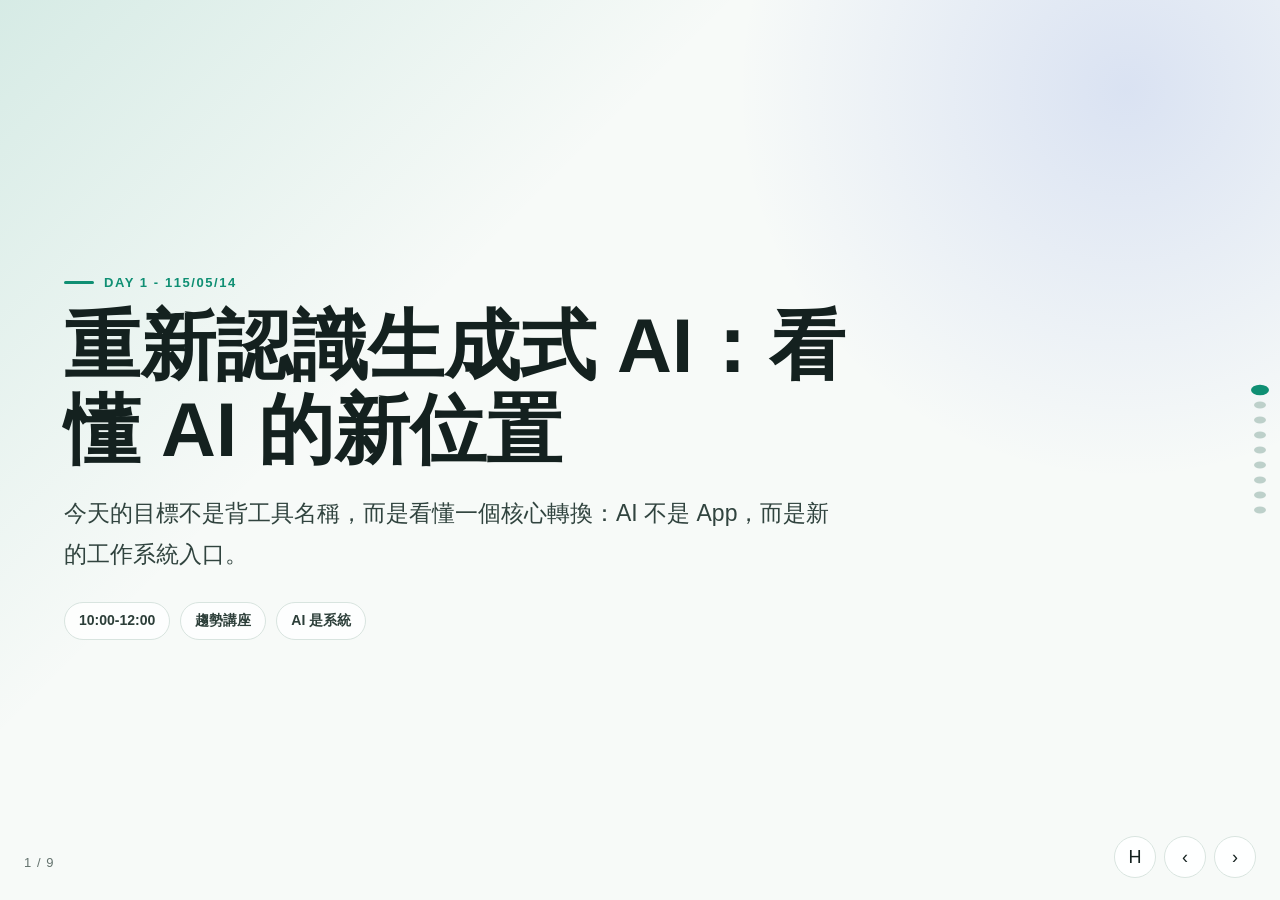
<file: course-day1.html>
<!doctype html>
<html lang="zh-TW">
<head>
<meta charset="utf-8">
<meta name="viewport" content="width=device-width, initial-scale=1">
<title>Day 1｜重新認識生成式 AI</title>
<meta name="description" content="Day 1 interactive course deck: understand AI as a new work-system layer.">
<link rel="stylesheet" href="assets/course-pages.css">
</head>
<body>
<main class="deck">
  <section class="slide active">
    <div class="inner">
      <div class="kicker">Day 1 - 115/05/14</div>
      <h1>重新認識生成式 AI：看懂 AI 的新位置</h1>
      <p class="lead" style="margin-top:22px;">今天的目標不是背工具名稱，而是看懂一個核心轉換：AI 不是 App，而是新的工作系統入口。</p>
      <div class="meta">
        <span class="pill">10:00-12:00</span>
        <span class="pill">趨勢講座</span>
        <span class="pill">AI 是系統</span>
      </div>
    </div>
  </section>

  <section class="slide">
    <div class="inner">
      <div class="kicker">Safety First</div>
      <h2>開場 3 分鐘：AI 使用三條紅線</h2>
      <div class="grid">
        <div class="panel rose"><h3>1. 機密資料不要貼公開 AI</h3><p>公司機密、客戶個資、真實金額、敏感資料，先脫敏再使用。</p></div>
        <div class="panel amber"><h3>2. AI 輸出永遠要人類覆核</h3><p>AI 很會講話，但不一定講對。數字、名字、專業判斷一定要查。</p></div>
        <div class="panel blue"><h3>3. 高風險決策不能交給 AI</h3><p>法律、醫療、財務決策可以請 AI 整理資料，但最後由人負責。</p></div>
      </div>
      <div class="note">講師口訣：先講安全，再講熱情。三分鐘建立信任，比後面一百多分鐘都重要。</div>
    </div>
  </section>

  <section class="slide">
    <div class="inner">
      <div class="kicker">Opening</div>
      <h2>破冰：你最想用 AI 幫你做什麼？</h2>
      <div class="grid two">
        <div class="panel green">
          <h3>活動方式</h3>
          <ul class="clean-list">
            <li>講師先示範一句自己的答案</li>
            <li>學員寫下一句：「我最想用 AI 幫我...」</li>
            <li>貼到期待牆或填進共用表單</li>
            <li>講師快速分類：寫作、整理、規劃、設計、分析</li>
          </ul>
        </div>
        <div class="panel">
          <h3>核心導入</h3>
          <p>三天後，你不只是「用 AI 更快做同樣的事」，而是開始學會「用 AI 設計一個會幫你工作的系統」。</p>
          <div class="note">核心句：你不是在用 AI，你是在設計一個會幫你工作的系統。</div>
        </div>
      </div>
    </div>
  </section>

  <section class="slide">
    <div class="inner">
      <div class="kicker">Cognitive Shift</div>
      <h2>生成式 AI 的真實樣貌：你的角色正在改變</h2>
      <table class="table">
        <tr><th>時代</th><th>你的角色</th><th>AI 做了什麼</th><th>例子</th></tr>
        <tr><td>搜尋時代</td><td>研究員</td><td>提供候選連結</td><td>Google</td></tr>
        <tr><td>聊天時代</td><td>編輯</td><td>回答一個問題</td><td>ChatGPT</td></tr>
        <tr><td>產出時代</td><td>方向設定者</td><td>完成一份成品</td><td>Claude / Canva AI</td></tr>
        <tr><td>推理執行時代</td><td>系統設計者</td><td>拆任務、用工具、跑流程</td><td>Agent / Cursor / Claude with Tools</td></tr>
      </table>
      <div class="note">關鍵訊息：你現在大概在第 2-3 階段。三天後，你會開始接觸第 4 階段。</div>
    </div>
  </section>

  <section class="slide">
    <div class="inner">
      <div class="kicker">Three-Layer Model</div>
      <h2>三層簡化模型：大腦、手腳、肌肉記憶</h2>
      <div class="grid">
        <div class="panel green"><h3>大腦：LLM</h3><p>GPT、Claude、Gemini。理解、推理、寫作，但沒有工具就只能「想」。</p></div>
        <div class="panel amber"><h3>手腳：Tools / Agents</h3><p>查網頁、讀檔案、寄信、畫圖、控制軟體。讓 AI 從回答走向行動。</p></div>
        <div class="panel blue"><h3>肌肉記憶：Workflow / Skill</h3><p>你教它照你的方式做事。下次它知道順序、工具和檢查方式。</p></div>
      </div>
      <div class="note">傳統軟體是確定性的；AI 是概率性的。所以你需要設計檢查機制。</div>
    </div>
  </section>

  <section class="slide">
    <div class="inner">
      <div class="kicker">Shock Demo</div>
      <h2>震撼 Demo：30 人活動規劃的三種做法</h2>
      <p class="lead">任務：下週要辦一場 30 人活動，請幫我規劃活動流程、預算、人力分工、邀請文案與報名表單。</p>
      <div class="tabs" id="demoTabs">
        <button class="tab active" data-demo="traditional">傳統做法</button>
        <button class="tab" data-demo="chat">單一 ChatGPT</button>
        <button class="tab" data-demo="agent">Agent 工作流</button>
      </div>
      <div class="panel green">
        <h3 id="demoTitle">傳統做法</h3>
        <p id="demoText">搜尋範例、開 Word 寫邀請信、Excel 做預算、Google Form 建表單、Canva 做海報，再把所有東西整合成計畫書。耗時約 3-4 小時，而且每個工具都要重新同步上下文。</p>
      </div>
    </div>
  </section>

  <section class="slide">
    <div class="inner">
      <div class="kicker">Observation Sheet</div>
      <h2>流程成本觀察表</h2>
      <table class="table">
        <tr><th>問題</th><th>傳統做法</th><th>ChatGPT</th><th>Agent 工作流</th></tr>
        <tr><td>誰決定流程？</td><td>你，每次重想</td><td>AI，但通常很通用</td><td>AI 按你的邏輯跑</td></tr>
        <tr><td>能不能下次複用？</td><td>每次重新來</td><td>可複用 prompt，但仍要搬資料</td><td>流程可以複用，改資料即可</td></tr>
        <tr><td>出問題誰檢查？</td><td>你自己查漏</td><td>你驗證 AI 答案</td><td>每一步都有檢查點</td></tr>
        <tr><td>能不能教別人？</td><td>要解釋很多細節</td><td>要教 prompt 寫法</td><td>流程圖 + 檢查點即可操作</td></tr>
      </table>
      <div class="note">金句：第一種是我在做事；第二種是我在跟 AI 聊天然後自己做事；第三種是我在設計一個系統，系統幫我做事。</div>
    </div>
  </section>

  <section class="slide">
    <div class="inner">
      <div class="kicker">Hands-On</div>
      <h2>即時體驗：同一封邀請信，兩種做法</h2>
      <div class="grid two">
        <div class="panel amber">
          <h3>方法 A：直接問</h3>
          <div class="code">幫我寫一封邀請客戶參加下週活動的信。</div>
        </div>
        <div class="panel blue">
          <h3>方法 B：先拆步驟</h3>
          <div class="code">先列出這場活動的三個亮點。
再根據這三個亮點，寫一封邀請客戶參加活動的信。
語氣專業但親切，250 字以內。</div>
        </div>
      </div>
      <div class="note">觀察：哪一封更像 CEO 的風格？哪一封更強調活動特點？哪一封更容易被客戶接受？</div>
    </div>
  </section>

  <section class="slide">
    <div class="inner">
      <div class="kicker">Closing</div>
      <h2>AI 的邊界：它是槓桿，不是替代</h2>
      <div class="grid">
        <div class="panel green"><h3>最強的情境</h3><p>任務清晰、標準明確、有人覆核。</p></div>
        <div class="panel amber"><h3>要小心的情境</h3><p>模糊創意、高風險決策、無法驗證的答案。</p></div>
        <div class="panel blue"><h3>Day 2 預告</h3><p>明天學三問框架：探索或生產？需要最新資訊？需要長流程嗎？</p></div>
      </div>
      <div class="note">收束句：AI 不是 App，是新的運算層。我不只是使用者，我要成為設計者。</div>
    </div>
  </section>
</main>
<div class="counter" id="counter">1 / 9</div>
<div class="dots" id="dots"></div>
<div class="nav"><a href="course.html">H</a><button id="prev">‹</button><button id="next">›</button></div>
<script src="assets/course-pages.js"></script>
<script>
const demo = {
  traditional: ["傳統做法", "搜尋範例、開 Word 寫邀請信、Excel 做預算、Google Form 建表單、Canva 做海報，再把所有東西整合成計畫書。耗時約 3-4 小時，而且每個工具都要重新同步上下文。"],
  chat: ["單一 ChatGPT 對話", "一次 prompt 產出活動流程、預算、人力分工、邀請文案與表單欄位。省下很多思考時間，但內容通用，數字需驗證，最後仍要複製到各工具。"],
  agent: ["Agent / 工作流式做法", "拆成查資料、產企劃、做海報、建表單、寫邀請信。每一步都有來源與檢查點，流程可以複用，下次改資料即可。"]
};
document.querySelectorAll("#demoTabs .tab").forEach(button => {
  button.addEventListener("click", () => {
    document.querySelectorAll("#demoTabs .tab").forEach(item => item.classList.remove("active"));
    button.classList.add("active");
    document.getElementById("demoTitle").textContent = demo[button.dataset.demo][0];
    document.getElementById("demoText").textContent = demo[button.dataset.demo][1];
  });
});
</script>
</body>
</html>
</file>
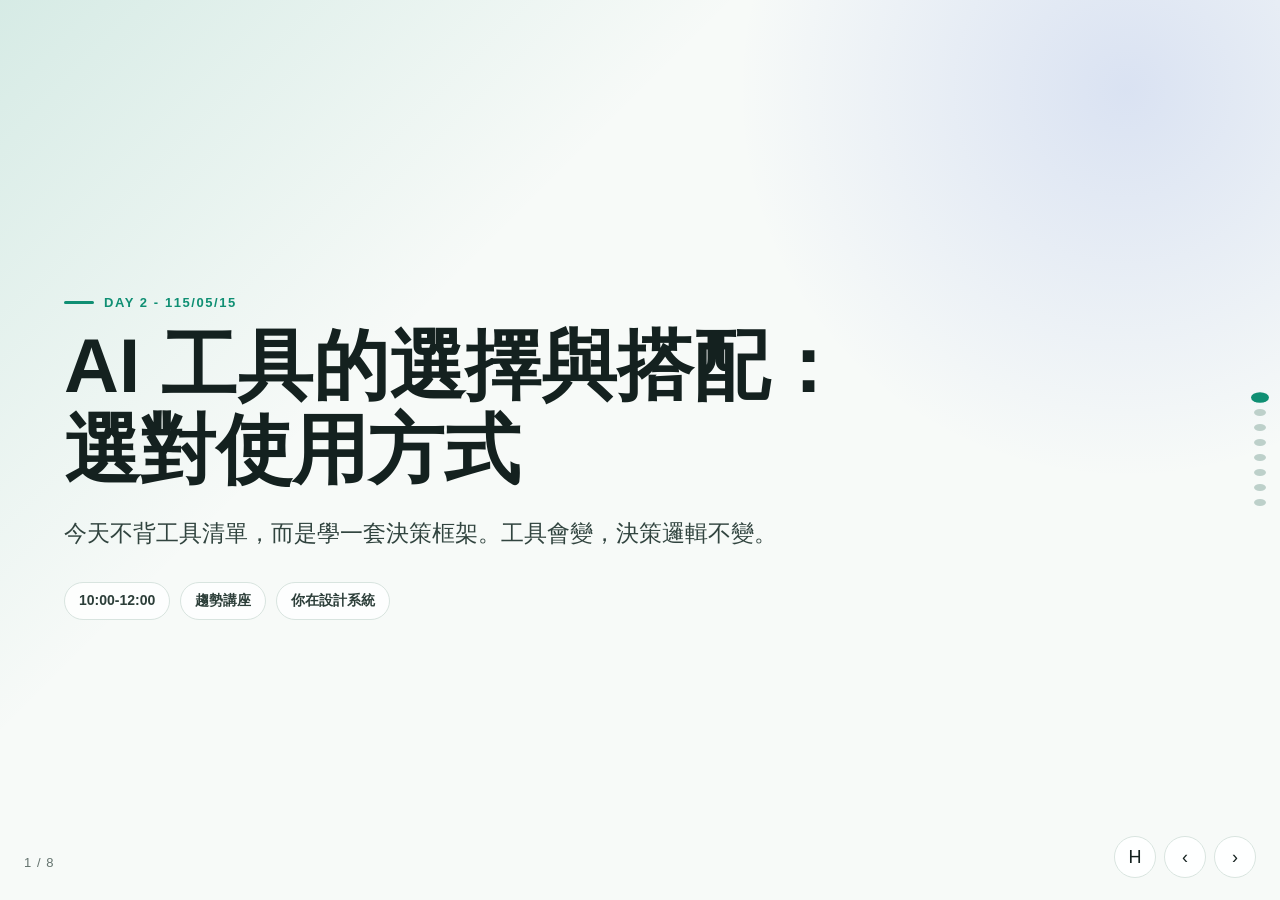
<file: course-day2.html>
<!doctype html>
<html lang="zh-TW">
<head>
<meta charset="utf-8">
<meta name="viewport" content="width=device-width, initial-scale=1">
<title>Day 2｜AI 工具的選擇與搭配</title>
<meta name="description" content="Day 2 interactive course deck: choose AI tool combinations with AI Tool Picker.">
<link rel="stylesheet" href="assets/course-pages.css">
</head>
<body>
<main class="deck">
  <section class="slide active">
    <div class="inner">
      <div class="kicker">Day 2 - 115/05/15</div>
      <h1>AI 工具的選擇與搭配：選對使用方式</h1>
      <p class="lead" style="margin-top:22px;">今天不背工具清單，而是學一套決策框架。工具會變，決策邏輯不變。</p>
      <div class="meta"><span class="pill">10:00-12:00</span><span class="pill">趨勢講座</span><span class="pill">你在設計系統</span></div>
    </div>
  </section>

  <section class="slide">
    <div class="inner">
      <div class="kicker">Run of Show</div>
      <h2>Day 2 精簡版節奏</h2>
      <div class="run">
        <div class="time">0-5</div><div>安全紅線複誦 + Day 1 回顧</div>
        <div class="time">5-30</div><div>AI Tool Picker：三問框架</div>
        <div class="time">30-60</div><div>工具組合案例：3 個精選</div>
        <div class="time">60-100</div><div>反向挑戰實作：充裕試作時間</div>
        <div class="time">100-120</div><div>Day 3 預告：從工具組合到 Skill</div>
      </div>
    </div>
  </section>

  <section class="slide">
    <div class="inner">
      <div class="kicker">AI Tool Picker</div>
      <h2>三問框架：不用記工具，先判斷任務</h2>
      <div class="form-grid">
        <div class="field"><label>1. 這是探索還是生產？</label><select id="qType" class="btn" style="width:100%;"><option value="explore">探索：還在找答案</option><option value="produce">生產：知道要產出什麼</option></select></div>
        <div class="field"><label>2. 需要最新資訊嗎？</label><select id="qFresh" class="btn" style="width:100%;"><option value="yes">需要</option><option value="no">不需要</option></select></div>
        <div class="field"><label>3. 複雜長流程嗎？</label><select id="qFlow" class="btn" style="width:100%;"><option value="yes">是，多步驟/多工具</option><option value="no">否，單一任務</option></select></div>
        <div class="field"><label>我的任務</label><input id="taskName" placeholder="例如：整理 50 份客戶回饋"></div>
      </div>
      <div class="actions"><button class="btn primary" id="pickTool">產生建議工具組合</button></div>
      <pre class="output" id="toolOutput">選好三個答案後，這裡會產生工具組合建議。</pre>
    </div>
  </section>

  <section class="slide">
    <div class="inner">
      <div class="kicker">Case Library</div>
      <h2>工具組合案例庫：看別人怎麼串接</h2>
      <div class="tabs" id="caseTabs">
        <button class="tab active" data-case="meeting">會議紀錄</button>
        <button class="tab" data-case="local">地方體驗</button>
        <button class="tab" data-case="feedback">客戶回饋</button>
      </div>
      <div class="grid two">
        <div class="panel green"><h3 id="caseTitle">會議紀錄 -> 行動項目 -> 跟進信</h3><p id="caseText">逐字稿進 Claude / ChatGPT，先擷取決議與待辦，再生成團隊跟進信。最後由人確認責任人與期限。</p></div>
        <div class="code" id="caseFlow">Claude 擷取 -> Claude 寫信 -> 人類確認 -> Gmail / Outlook 發送</div>
      </div>
    </div>
  </section>

  <section class="slide">
    <div class="inner">
      <div class="kicker">Reverse Challenge</div>
      <h2>反向挑戰：先不用 AI，你會怎麼做？</h2>
      <div class="grid">
        <div class="panel green"><h3>Step 1</h3><p>不用 AI，你會怎麼完成這件事？列出笨方法也可以。</p></div>
        <div class="panel amber"><h3>Step 2</h3><p>哪些環節重複性高、容易卡住、最花時間？</p></div>
        <div class="panel blue"><h3>Step 3</h3><p>哪些地方適合用 AI？哪些地方仍需人類判斷？</p></div>
      </div>
      <div class="note">重點：最大的浪費，是用 AI 做不值得做的事。先理解流程，再決定工具。</div>
    </div>
  </section>

  <section class="slide">
    <div class="inner">
      <div class="kicker">Task Cards</div>
      <h2>三張任務卡：小組選一張</h2>
      <div class="grid">
        <div class="panel green"><h3>A. 青年創業融資簡報</h3><p>30 分鐘投資人會面，10-15 頁簡報，需研究、結構、視覺化與覆核。</p></div>
        <div class="panel amber"><h3>B. 社區老人陪伴活動</h3><p>地方創生場景：活動企劃、宣傳文案、子女溝通信件、報名系統。</p></div>
        <div class="panel blue"><h3>C. 50 份客戶意見分析</h3><p>找出最常見的 3 個問題，提出改善方案，做成報告。</p></div>
      </div>
    </div>
  </section>

  <section class="slide">
    <div class="inner">
      <div class="kicker">Trap Warning</div>
      <h2>哪些任務不適合直接交給 AI？</h2>
      <div class="grid">
        <div class="panel rose"><h3>未脫敏資料</h3><p>客戶個資、公司機密、真實合約資料不要直接貼。</p></div>
        <div class="panel rose"><h3>無法驗證的輸出</h3><p>你不知道對錯，就不該直接採用。</p></div>
        <div class="panel rose"><h3>高風險決策</h3><p>法律、醫療、財務不能完全交給 AI。</p></div>
        <div class="panel amber"><h3>成本倒掛</h3><p>Prompt 設定比人工執行還久，就不值得。</p></div>
        <div class="panel amber"><h3>敏感關係</h3><p>需要信任、同理、承諾的場景，人要站前面。</p></div>
        <div class="panel green"><h3>判斷原則</h3><p>AI 可以輔助，但人類負責決策與關係。</p></div>
      </div>
    </div>
  </section>

  <section class="slide">
    <div class="inner">
      <div class="kicker">Closing</div>
      <h2>Day 3 預告：怎麼讓工具組合下次也能用？</h2>
      <p class="lead">今天你知道怎麼選工具了。明天要把工具組合文件化、標準化、可複用化，變成一張 AI 能真的執行的工作流卡。</p>
      <div class="note">核心句：工具會變，決策邏輯不變。</div>
    </div>
  </section>
</main>
<div class="counter" id="counter">1 / 8</div>
<div class="dots" id="dots"></div>
<div class="nav"><a href="course.html">H</a><button id="prev">‹</button><button id="next">›</button></div>
<script src="assets/course-pages.js"></script>
<script>
document.getElementById("pickTool").addEventListener("click", () => {
  const type = document.getElementById("qType").value;
  const fresh = document.getElementById("qFresh").value;
  const flow = document.getElementById("qFlow").value;
  const task = document.getElementById("taskName").value || "我的任務";
  let tools = "Claude / ChatGPT";
  if (fresh === "yes") tools = "ChatGPT 網頁搜尋 / Gemini / Perplexity";
  if (flow === "yes" && fresh === "yes") tools = "Perplexity 或 Gemini 查資料 -> Claude 結構化 -> 人類覆核 -> 表單/文件工具產出";
  if (flow === "yes" && fresh === "no") tools = "Claude / ChatGPT 結構化 -> Notion/Sheets 管理 -> Zapier/n8n 自動化候選";
  if (type === "produce" && flow === "no") tools = "Claude / ChatGPT 單工具即可，重點是給清楚輸入與輸出格式";
  document.getElementById("toolOutput").textContent = `任務：${task}

建議工具組合：
${tools}

人工覆核點：
- 資料是否可靠
- 輸出是否符合真實情境
- 是否有機密資料風險
- 最後決策是否由人負責`;
});

const cases = {
  meeting: ["會議紀錄 -> 行動項目 -> 跟進信", "逐字稿進 Claude / ChatGPT，先擷取決議與待辦，再生成團隊跟進信。最後由人確認責任人與期限。", "Claude 擷取 -> Claude 寫信 -> 人類確認 -> Gmail / Outlook 發送"],
  local: ["5 天 4 夜旅程規劃 + 報名表單", "地方創生案例：先設計行程，再產生報名欄位與宣傳文案。適合小農、社區活動、青年提案。", "Claude 設計行程 -> Gemini Canvas / Google Form 做表單 -> Claude 寫文案"],
  feedback: ["客戶回饋問卷 + AI 聚類分析", "先設計不誘導的問卷，再把回饋聚類成問題主題，最後產出改善優先順序。", "Claude 設計問卷 -> 表單收集 -> Claude 聚類分析 -> Claude 寫 CEO 報告"]
};
document.querySelectorAll("#caseTabs .tab").forEach(button => {
  button.addEventListener("click", () => {
    document.querySelectorAll("#caseTabs .tab").forEach(item => item.classList.remove("active"));
    button.classList.add("active");
    document.getElementById("caseTitle").textContent = cases[button.dataset.case][0];
    document.getElementById("caseText").textContent = cases[button.dataset.case][1];
    document.getElementById("caseFlow").textContent = cases[button.dataset.case][2];
  });
});
</script>
</body>
</html>
</file>
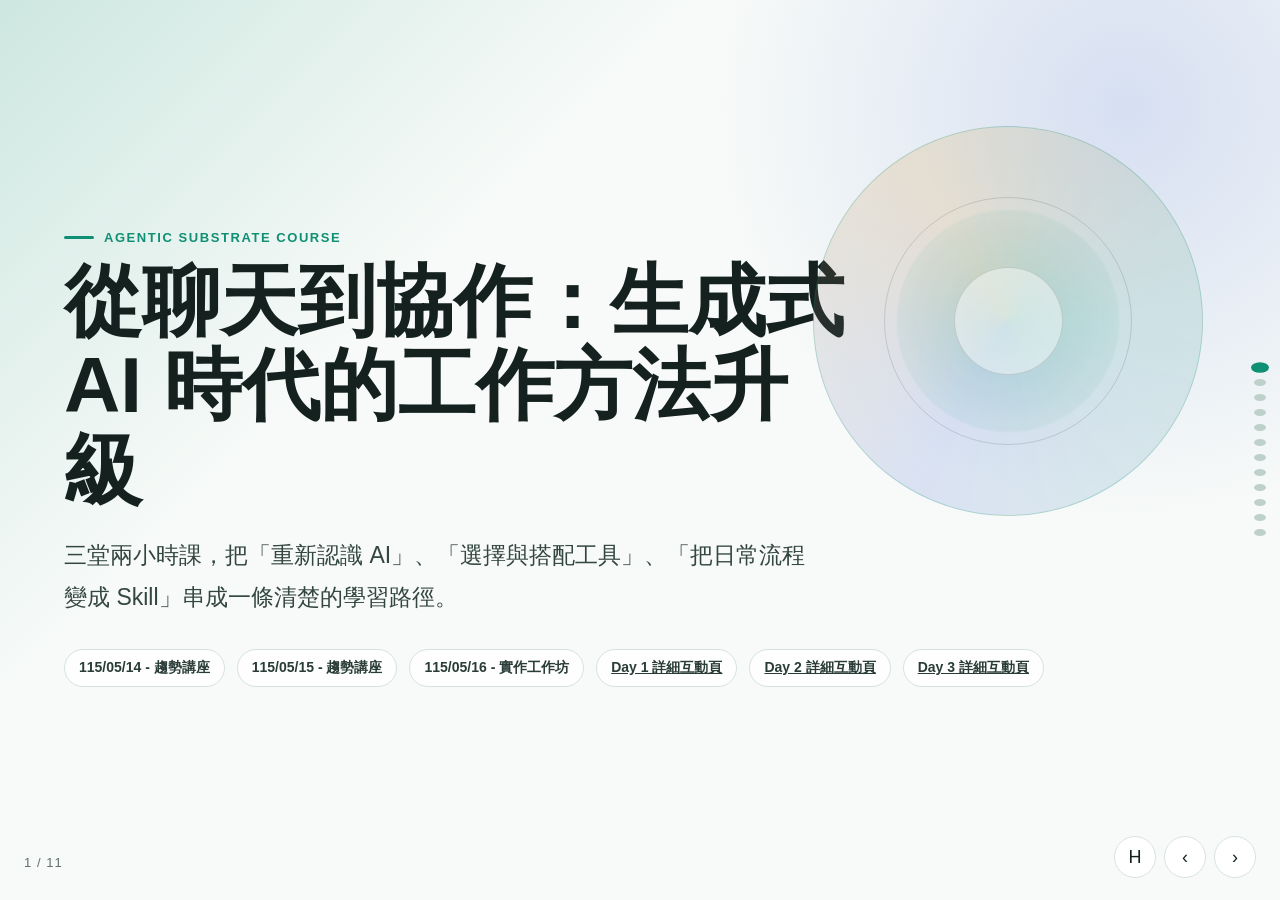
<file: course.html>
<!doctype html>
<html lang="zh-TW">
<head>
<meta charset="utf-8">
<meta name="viewport" content="width=device-width, initial-scale=1">
<title>從聊天到協作 - 生成式 AI 三堂課</title>
<meta name="description" content="A three-session interactive course built on Agentic Substrate: understand generative AI, choose tools, and turn daily workflows into Skills.">
<meta property="og:title" content="從聊天到協作 - 生成式 AI 三堂課">
<meta property="og:description" content="把 Agentic Substrate 轉成三堂可互動教學的生成式 AI 課程。">
<meta property="og:type" content="website">
<meta property="og:image" content="https://ahnchen1983.github.io/agentic-substrate/assets/social-preview.png">
<style>
  :root {
    --bg: #f7faf8;
    --ink: #14211f;
    --muted: #60706b;
    --line: #d7e3de;
    --panel: #ffffff;
    --panel-2: #edf7f3;
    --green: #0f8f73;
    --teal: #1aa38b;
    --amber: #d9911f;
    --blue: #4267d5;
    --rose: #bd4d68;
    --shadow: 0 18px 50px rgba(24, 49, 43, 0.14);
  }
  * { box-sizing: border-box; }
  html, body { margin: 0; min-height: 100%; overflow-x: hidden; }
  body {
    font-family: -apple-system, BlinkMacSystemFont, "Noto Sans TC", "Microsoft JhengHei", "Segoe UI", sans-serif;
    background: var(--bg);
    color: var(--ink);
    overflow: hidden;
  }
  a { color: inherit; }
  .deck {
    width: 100vw;
    height: 100vh;
    position: relative;
    background:
      linear-gradient(135deg, rgba(15, 143, 115, 0.18), rgba(255,255,255,0) 32%),
      radial-gradient(circle at 88% 12%, rgba(66,103,213,0.18), rgba(255,255,255,0) 30%),
      var(--bg);
  }
  .slide {
    position: absolute;
    inset: 0;
    display: none;
    padding: 70px clamp(28px, 5vw, 76px) 58px;
    overflow-x: hidden;
    overflow-y: auto;
    overscroll-behavior: contain;
    scroll-padding: 72px 0 88px;
    -webkit-overflow-scrolling: touch;
    touch-action: pan-y;
  }
  .slide.active { display: flex; animation: in 0.28s ease; }
  @keyframes in {
    from { opacity: 0; transform: translateY(10px); }
    to { opacity: 1; transform: translateY(0); }
  }
  .slide-inner {
    width: min(1180px, 100%);
    min-width: 0;
    margin: auto;
  }
  .kicker {
    display: inline-flex;
    align-items: center;
    gap: 10px;
    color: var(--green);
    font-size: 13px;
    font-weight: 700;
    letter-spacing: 0.12em;
    text-transform: uppercase;
    margin-bottom: 14px;
  }
  .kicker::before {
    content: "";
    width: 30px;
    height: 3px;
    border-radius: 999px;
    background: currentColor;
  }
  h1, h2, h3, p { margin: 0; }
  h1 {
    max-width: 780px;
    font-size: clamp(38px, 7vw, 78px);
    line-height: 1.08;
    letter-spacing: 0;
    font-weight: 850;
    overflow-wrap: anywhere;
    word-break: break-word;
  }
  h2 {
    font-size: clamp(30px, 4.2vw, 54px);
    line-height: 1.16;
    letter-spacing: 0;
    font-weight: 820;
    margin-bottom: 22px;
    overflow-wrap: anywhere;
    word-break: break-word;
  }
  h3 {
    font-size: clamp(18px, 2vw, 24px);
    line-height: 1.35;
    font-weight: 760;
    margin-bottom: 10px;
  }
  p {
    color: var(--muted);
    font-size: clamp(15px, 1.35vw, 19px);
    line-height: 1.85;
  }
  .lead { max-width: 760px; color: #344641; font-size: clamp(18px, 2vw, 23px); }
  .meta {
    display: flex;
    gap: 12px;
    flex-wrap: wrap;
    margin-top: 30px;
  }
  .pill {
    border: 1px solid var(--line);
    border-radius: 999px;
    padding: 9px 14px;
    background: rgba(255,255,255,0.78);
    color: #2a3c37;
    font-size: 14px;
    font-weight: 680;
  }
  .grid {
    display: grid;
    grid-template-columns: repeat(3, minmax(0, 1fr));
    gap: 16px;
  }
  .grid.two { grid-template-columns: repeat(2, minmax(0, 1fr)); }
  .panel {
    background: rgba(255,255,255,0.84);
    border: 1px solid var(--line);
    border-radius: 8px;
    padding: 22px;
    box-shadow: 0 1px 0 rgba(255,255,255,0.8) inset;
  }
  .panel strong { color: var(--ink); }
  .panel p { font-size: 15px; line-height: 1.7; }
  .panel.accent-green { border-top: 4px solid var(--green); }
  .panel.accent-amber { border-top: 4px solid var(--amber); }
  .panel.accent-blue { border-top: 4px solid var(--blue); }
  .panel.accent-rose { border-top: 4px solid var(--rose); }
  .timeline {
    display: grid;
    grid-template-columns: repeat(3, minmax(0, 1fr));
    gap: 0;
    border: 1px solid var(--line);
    border-radius: 8px;
    overflow: hidden;
    background: var(--panel);
    box-shadow: var(--shadow);
  }
  .day {
    padding: 26px;
    min-height: 280px;
    border-right: 1px solid var(--line);
  }
  .day:last-child { border-right: 0; }
  .day .date {
    color: var(--green);
    font-size: 13px;
    font-weight: 760;
    margin-bottom: 14px;
  }
  .day .type {
    color: var(--muted);
    font-size: 13px;
    margin: 14px 0 18px;
  }
  .day ul, .clean-list {
    list-style: none;
    padding: 0;
    margin: 0;
    display: grid;
    gap: 10px;
  }
  .day li, .clean-list li {
    color: #435550;
    font-size: 15px;
    line-height: 1.55;
    padding-left: 16px;
    position: relative;
  }
  .day li::before, .clean-list li::before {
    content: "";
    position: absolute;
    left: 0;
    top: 0.72em;
    width: 6px;
    height: 6px;
    border-radius: 50%;
    background: var(--teal);
  }
  .stack {
    display: grid;
    grid-template-columns: 1fr;
    gap: 8px;
    max-width: 720px;
  }
  .layer {
    display: grid;
    grid-template-columns: 90px 1fr;
    border: 1px solid var(--line);
    border-radius: 8px;
    overflow: hidden;
    background: var(--panel);
    cursor: pointer;
  }
  .layer b {
    display: grid;
    place-items: center;
    background: var(--panel-2);
    color: var(--green);
    font-size: 18px;
  }
  .layer div { padding: 14px 18px; }
  .layer span { display: block; color: var(--muted); font-size: 14px; line-height: 1.55; margin-top: 3px; }
  .layer.active { border-color: var(--green); box-shadow: 0 0 0 3px rgba(15,143,115,0.12); }
  .tool-board {
    display: grid;
    grid-template-columns: 1.05fr 1.4fr;
    gap: 20px;
    align-items: stretch;
  }
  .task-list button {
    width: 100%;
    text-align: left;
    padding: 14px 16px;
    border: 1px solid var(--line);
    background: var(--panel);
    border-radius: 8px;
    color: var(--ink);
    font-size: 15px;
    font-weight: 700;
    cursor: pointer;
    margin-bottom: 10px;
  }
  .task-list button.active {
    border-color: var(--green);
    background: #e7f6f1;
  }
  .tool-result {
    background: #101b18;
    color: #e9fff8;
    border-radius: 8px;
    padding: 24px;
    min-height: 320px;
  }
  .tool-result p { color: #b8d4cc; }
  .tool-result .chips {
    display: flex;
    gap: 8px;
    flex-wrap: wrap;
    margin: 18px 0;
  }
  .tool-result .chips span {
    border: 1px solid rgba(255,255,255,0.16);
    background: rgba(255,255,255,0.08);
    border-radius: 999px;
    padding: 7px 10px;
    font-size: 13px;
  }
  .worksheet {
    display: grid;
    grid-template-columns: 1fr 1fr;
    gap: 12px;
  }
  .question {
    background: var(--panel);
    border: 1px solid var(--line);
    border-radius: 8px;
    padding: 16px;
  }
  .question label {
    display: block;
    font-size: 14px;
    font-weight: 760;
    margin-bottom: 8px;
  }
  .question textarea {
    width: 100%;
    min-height: 72px;
    resize: vertical;
    border: 1px solid #cbd9d3;
    border-radius: 8px;
    padding: 10px 12px;
    font: inherit;
    line-height: 1.45;
    color: var(--ink);
    background: #fbfefd;
  }
  .action-row {
    display: flex;
    gap: 10px;
    flex-wrap: wrap;
    margin-top: 14px;
  }
  .btn {
    border: 1px solid var(--line);
    border-radius: 8px;
    padding: 10px 14px;
    background: var(--panel);
    color: var(--ink);
    cursor: pointer;
    font-weight: 760;
  }
  .btn.primary {
    background: var(--green);
    border-color: var(--green);
    color: #fff;
  }
  .output {
    margin-top: 14px;
    white-space: pre-wrap;
    background: #101b18;
    color: #dffaf2;
    border-radius: 8px;
    padding: 18px;
    font-family: ui-monospace, SFMono-Regular, Menlo, Consolas, monospace;
    font-size: 13px;
    line-height: 1.6;
    max-height: 260px;
    overflow: auto;
  }
  .run-of-show {
    display: grid;
    grid-template-columns: 92px 1fr;
    gap: 0;
    border: 1px solid var(--line);
    border-radius: 8px;
    overflow: hidden;
    background: var(--panel);
  }
  .run-of-show div { padding: 14px 18px; border-bottom: 1px solid var(--line); }
  .run-of-show div:nth-last-child(-n+2) { border-bottom: 0; }
  .run-of-show .time { background: var(--panel-2); color: var(--green); font-weight: 800; }
  .visual {
    position: absolute;
    right: clamp(20px, 6vw, 90px);
    top: clamp(80px, 14vh, 150px);
    width: min(35vw, 390px);
    aspect-ratio: 1;
    border: 1px solid rgba(15,143,115,0.22);
    border-radius: 50%;
    background:
      radial-gradient(circle at center, rgba(15,143,115,0.2), rgba(15,143,115,0.06) 40%, transparent 41%),
      conic-gradient(from 90deg, rgba(15,143,115,0.12), rgba(66,103,213,0.16), rgba(217,145,31,0.16), rgba(15,143,115,0.12));
  }
  .visual::before, .visual::after {
    content: "";
    position: absolute;
    inset: 18%;
    border-radius: 50%;
    border: 1px solid rgba(20,33,31,0.14);
  }
  .visual::after {
    inset: 36%;
    background: rgba(255,255,255,0.44);
  }
  .nav {
    position: fixed;
    right: 24px;
    bottom: 22px;
    z-index: 20;
    display: flex;
    gap: 8px;
  }
  .nav button, .home-link {
    width: 42px;
    height: 42px;
    border: 1px solid var(--line);
    border-radius: 50%;
    background: rgba(255,255,255,0.86);
    color: var(--ink);
    font-size: 18px;
    cursor: pointer;
    display: grid;
    place-items: center;
    text-decoration: none;
  }
  .counter {
    position: fixed;
    left: 24px;
    bottom: 30px;
    z-index: 20;
    color: var(--muted);
    font-size: 13px;
    letter-spacing: 0.08em;
  }
  .dots {
    position: fixed;
    top: 50%;
    right: 14px;
    transform: translateY(-50%);
    display: grid;
    gap: 8px;
    z-index: 20;
  }
  .dot {
    width: 7px;
    height: 7px;
    border: 0;
    border-radius: 50%;
    background: #bdd0ca;
    cursor: pointer;
  }
  .dot.active { background: var(--green); transform: scale(1.5); }
  .note {
    margin-top: 20px;
    border-left: 4px solid var(--green);
    padding: 14px 16px;
    background: rgba(255,255,255,0.72);
    color: #40534d;
    font-size: 15px;
    line-height: 1.7;
  }
  @media (max-width: 850px) {
    body { overflow: auto; }
    .deck { height: auto; min-height: 100vh; }
    .slide {
      position: relative;
      min-height: 100vh;
      padding: 70px 22px 84px;
      overflow: visible;
    }
    .slide.active { display: block; }
    .slide:not(.active) { display: none; }
    .slide-inner { width: min(100%, 520px); margin: 0 auto; }
    h1 { width: 100%; font-size: 32px; line-height: 1.18; word-break: break-all; }
    h2 { width: 100%; font-size: 30px; line-height: 1.22; word-break: break-all; }
    .grid, .grid.two, .timeline, .tool-board, .worksheet { grid-template-columns: 1fr; }
    .day { border-right: 0; border-bottom: 1px solid var(--line); min-height: auto; }
    .day:last-child { border-bottom: 0; }
    .visual { opacity: 0.22; right: -120px; top: 90px; width: 300px; }
    .dots { display: none; }
  }
</style>
</head>
<body>
<main class="deck" id="deck">
  <section class="slide active">
    <div class="visual" aria-hidden="true"></div>
    <div class="slide-inner">
      <div class="kicker">Agentic Substrate Course</div>
      <h1>從聊天到協作：生成式 AI 時代的工作方法升級</h1>
      <p class="lead" style="margin-top:22px;">三堂兩小時課，把「重新認識 AI」、「選擇與搭配工具」、「把日常流程變成 Skill」串成一條清楚的學習路徑。</p>
      <div class="meta">
        <span class="pill">115/05/14 - 趨勢講座</span>
        <span class="pill">115/05/15 - 趨勢講座</span>
        <span class="pill">115/05/16 - 實作工作坊</span>
        <a class="pill" href="course-day1.html">Day 1 詳細互動頁</a>
        <a class="pill" href="course-day2.html">Day 2 詳細互動頁</a>
        <a class="pill" href="course-day3.html">Day 3 詳細互動頁</a>
      </div>
    </div>
  </section>

  <section class="slide">
    <div class="slide-inner">
      <div class="kicker">Learning Journey</div>
      <h2>三天不是工具清單，而是一段認知升級</h2>
      <div class="timeline">
        <article class="day">
          <div class="date">Day 1 - 115/05/14 10:00-12:00</div>
          <h3>重新認識生成式 AI</h3>
          <div class="type">從聊天工具，看到新的軟體架構。</div>
          <ul>
            <li>生成式 AI 到底改變了什麼</li>
            <li>ChatGPT 只是入口，不是全部</li>
            <li>五層模型的直覺版</li>
          </ul>
        </article>
        <article class="day">
          <div class="date">Day 2 - 115/05/15 10:00-12:00</div>
          <h3>AI 工具的選擇與搭配</h3>
          <div class="type">從問哪個工具好，變成設計工具組合。</div>
          <ul>
            <li>依任務選工具，而不是追品牌</li>
            <li>搜尋、寫作、分析、設計、執行</li>
            <li>把任務拆成 AI 工作流</li>
          </ul>
        </article>
        <article class="day">
          <div class="date">Day 3 - 115/05/16 10:00-12:00</div>
          <h3>AI 生成靈魂融入你的日常</h3>
          <div class="type">從會用 AI，變成會教 AI 做自己的事。</div>
          <ul>
            <li>什麼是 Skill</li>
            <li>七個問題萃取工作流程</li>
            <li>完成自己的 AI 工作流卡</li>
          </ul>
        </article>
      </div>
    </div>
  </section>

  <section class="slide">
    <div class="slide-inner">
      <div class="kicker">Repo Bridge</div>
      <h2>這三堂課，直接對應 repo 的學習路徑</h2>
      <div class="grid">
        <div class="panel accent-green">
          <h3>Level 1: Conversation</h3>
          <p>學員熟悉的起點：問問題、得到答案。第一堂課用這裡建立共同語言。</p>
        </div>
        <div class="panel accent-amber">
          <h3>Level 2: Tool Use</h3>
          <p>第二堂課進入工具與任務搭配：AI 不只回答，也能搜尋、整理、寫文件、分析資料。</p>
        </div>
        <div class="panel accent-blue">
          <h3>Level 3: Skill Building</h3>
          <p>第三堂課把個人日常流程寫成 Skill 雛形，讓 AI 可以重複遵循你的工作方法。</p>
        </div>
      </div>
      <div class="note">對外可以說：這不是單純教 prompt，而是帶你從「使用 AI」走到「設計 AI 協作流程」。</div>
    </div>
  </section>

  <section class="slide">
    <div class="slide-inner">
      <div class="kicker">Day 1</div>
      <h2>重新認識生成式 AI：先換一張地圖</h2>
      <div class="grid two">
        <div class="panel accent-green">
          <h3>學員帶走的觀念</h3>
          <ul class="clean-list">
            <li>AI 不只是聊天機器人，而是新的推理與生成層</li>
            <li>好的使用方式，來自清楚的任務與情境</li>
            <li>未來的軟體單元，會越來越像可組合的 Skill</li>
          </ul>
        </div>
        <div class="panel">
          <h3>120 分鐘流程</h3>
          <div class="run-of-show">
            <div class="time">0-15</div><div>暖身：大家現在怎麼用 AI</div>
            <div class="time">15-45</div><div>生成式 AI 的能力邊界與常見誤解</div>
            <div class="time">45-80</div><div>從 App 到 Agentic Substrate</div>
            <div class="time">80-105</div><div>案例拆解：同一任務的三種做法</div>
            <div class="time">105-120</div><div>問答與隔天工具課鋪陳</div>
          </div>
        </div>
      </div>
    </div>
  </section>

  <section class="slide">
    <div class="slide-inner">
      <div class="kicker">Five-Layer Model</div>
      <h2>五層模型，用課堂語言講</h2>
      <div class="grid two">
        <div class="stack" id="layerStack">
          <div class="layer active" data-detail="LLM 是推理與語言理解的底層能力。它像大腦，但沒有工具就只能說，不能做。"><b>L1</b><div>LLM 運算層<span>AI 怎麼理解、推理、生成。</span></div></div>
          <div class="layer" data-detail="工具讓 AI 可以讀檔、查網路、執行程式、呼叫服務。這是從回答走向交付的關鍵。"><b>L2</b><div>工具與協議層<span>AI 怎麼接觸世界。</span></div></div>
          <div class="layer" data-detail="Skill 是把人的專業流程寫成 AI 可遵循的工作單元。第三堂課會讓學員親手做一張。"><b>L3</b><div>Skill 層<span>AI 怎麼學會你的工作方法。</span></div></div>
          <div class="layer" data-detail="Agent 能跨步驟、跨工具、甚至跨時間維持目標。這是進階，但要先從 Skill 開始。"><b>L4</b><div>Agent 層<span>AI 怎麼變成長期協作者。</span></div></div>
          <div class="layer" data-detail="聊天視窗、網站、IDE、手機都是介面。介面會變，但底層工作流設計會留下來。"><b>L5</b><div>介面層<span>人怎麼進入這套系統。</span></div></div>
        </div>
        <div class="panel accent-green">
          <h3 id="layerTitle">L1 - LLM 運算層</h3>
          <p id="layerDetail">LLM 是推理與語言理解的底層能力。它像大腦，但沒有工具就只能說，不能做。</p>
          <div class="note">這張圖是第一堂的核心。它讓學員知道：工具只是表面，真正重要的是你如何設計任務與流程。</div>
        </div>
      </div>
    </div>
  </section>

  <section class="slide">
    <div class="slide-inner">
      <div class="kicker">Day 2</div>
      <h2>AI 工具的選擇與搭配：先問任務，不先問品牌</h2>
      <div class="tool-board">
        <div class="task-list" id="taskList">
          <button class="active" data-task="research">我需要快速理解一個新議題</button>
          <button data-task="writing">我需要把想法整理成文章或簡報</button>
          <button data-task="analysis">我需要分析資料或比較方案</button>
          <button data-task="workflow">我需要讓 AI 參與固定流程</button>
        </div>
        <div class="tool-result">
          <h3 id="toolTitle">新議題研究</h3>
          <p id="toolBody">適合搭配搜尋型 AI、通用 LLM、筆記工具。重點不是只找答案，而是要求來源、摘要、分歧觀點與待查問題。</p>
          <div class="chips" id="toolChips"><span>Perplexity</span><span>ChatGPT</span><span>Claude</span><span>Notebook</span></div>
          <p id="toolFlow">建議流程：搜尋與來源 -> 摘要 -> 爭點整理 -> 轉成行動問題。</p>
        </div>
      </div>
    </div>
  </section>

  <section class="slide">
    <div class="slide-inner">
      <div class="kicker">Workflow Thinking</div>
      <h2>工具搭配，其實是在設計一條工作流</h2>
      <div class="grid">
        <div class="panel accent-green">
          <h3>Input</h3>
          <p>資料、想法、檔案、對話紀錄、現場情境。先確認 AI 可以拿到什麼。</p>
        </div>
        <div class="panel accent-amber">
          <h3>Process</h3>
          <p>搜尋、分類、比較、萃取、生成、驗證。工具的價值在這裡組合。</p>
        </div>
        <div class="panel accent-blue">
          <h3>Output</h3>
          <p>報告、簡報、清單、決策建議、下一步行動。輸出要能被人直接使用。</p>
        </div>
      </div>
      <div class="note">第二堂的練習：請學員選一件工作，寫下「輸入是什麼、處理要幾步、最後要交付什麼」。這會自然銜接第三堂 Skill。</div>
    </div>
  </section>

  <section class="slide">
    <div class="slide-inner">
      <div class="kicker">Day 3</div>
      <h2>AI 生成靈魂融入日常：把你的方法寫成 Skill</h2>
      <div class="grid two">
        <div class="panel accent-blue">
          <h3>課堂主張</h3>
          <p>你的專業不是藏在工具裡，而是藏在你每天判斷、排序、檢查、修正的流程裡。把這些寫下來，就是 AI 可以學會的 Skill。</p>
          <div class="note">這堂不是 prompt 課，而是「工作方法萃取」工作坊。</div>
        </div>
        <div class="panel">
          <h3>Skill 的七個欄位</h3>
          <ul class="clean-list">
            <li>這件事負責什麼</li>
            <li>什麼情況啟動</li>
            <li>需要哪些輸入</li>
            <li>執行步驟是什麼</li>
            <li>產出長什麼樣</li>
            <li>怎麼驗證品質</li>
            <li>前後接哪些工作</li>
          </ul>
        </div>
      </div>
    </div>
  </section>

  <section class="slide">
    <div class="slide-inner">
      <div class="kicker">Interactive Worksheet</div>
      <h2>我的 AI 工作流卡</h2>
      <div class="worksheet">
        <div class="question"><label>1. 這件事負責什麼？</label><textarea id="q1" placeholder="例如：每週整理專案進度，給主管與團隊看。"></textarea></div>
        <div class="question"><label>2. 什麼時候開始？</label><textarea id="q2" placeholder="例如：每週五、會議後、收到資料後。"></textarea></div>
        <div class="question"><label>3. 需要哪些輸入？</label><textarea id="q3" placeholder="例如：會議紀錄、任務清單、客戶回饋。"></textarea></div>
        <div class="question"><label>4. 步驟是什麼？</label><textarea id="q4" placeholder="例如：先分類，再找風險，再寫摘要。"></textarea></div>
        <div class="question"><label>5. 產出長什麼樣？</label><textarea id="q5" placeholder="例如：一頁摘要、表格、email 草稿。"></textarea></div>
        <div class="question"><label>6. 怎麼檢查好壞？</label><textarea id="q6" placeholder="例如：每個行動都有負責人與期限。"></textarea></div>
        <div class="question"><label>7. 前後接什麼流程？</label><textarea id="q7" placeholder="例如：前面接會議，後面接任務分派。"></textarea></div>
        <div class="question"><label>Skill 名稱</label><textarea id="qName" placeholder="例如：Weekly Status Synthesizer"></textarea></div>
      </div>
      <div class="action-row">
        <button class="btn primary" id="buildSkill">產生 Skill 草稿</button>
        <button class="btn" id="clearSkill">清空</button>
      </div>
      <pre class="output" id="skillOutput">填寫工作流卡後，可以在這裡產生一份 SKILL.md 草稿。</pre>
    </div>
  </section>

  <section class="slide">
    <div class="slide-inner">
      <div class="kicker">Teaching Flow</div>
      <h2>三堂課可以共用同一個敘事</h2>
      <div class="grid">
        <div class="panel accent-green">
          <h3>Day 1: 看懂位置</h3>
          <p>生成式 AI 不是單一產品，而是一個新的工作系統入口。</p>
        </div>
        <div class="panel accent-amber">
          <h3>Day 2: 選對組合</h3>
          <p>工具不是拿來收集，而是拿來放進任務流程裡。</p>
        </div>
        <div class="panel accent-blue">
          <h3>Day 3: 寫出方法</h3>
          <p>真正的差異化，是把自己的判斷與流程變成 AI 可重用的 Skill。</p>
        </div>
      </div>
      <div class="note">這樣設計的好處：即使課程對象是初學者，也不會停在「今天介紹很多工具」。他們會帶走一套看世界的方法。</div>
    </div>
  </section>

  <section class="slide">
    <div class="slide-inner">
      <div class="kicker">Course Outcome</div>
      <h2>最後讓學員帶走三樣東西</h2>
      <div class="grid">
        <div class="panel accent-green">
          <h3>一張 AI 地圖</h3>
          <p>知道 ChatGPT、工具、Skill、Agent 分別站在哪裡，不再被產品名稱牽著走。</p>
        </div>
        <div class="panel accent-amber">
          <h3>一套選工具方法</h3>
          <p>能從任務出發，判斷需要搜尋、生成、分析、設計，還是流程協作。</p>
        </div>
        <div class="panel accent-blue">
          <h3>一張工作流卡</h3>
          <p>把自己的日常工作流程整理成 AI 可以理解、可以重複執行的 Skill 草稿。</p>
        </div>
      </div>
    </div>
  </section>

  <section class="slide">
    <div class="slide-inner">
      <div class="kicker">Closing</div>
      <h2>從會使用 AI，到會設計 AI 協作</h2>
      <p class="lead">這三堂課的真正價值，是讓學員發現：自己的專業流程不是被 AI 取代的東西，而是讓 AI 變得有用的關鍵材料。</p>
      <div class="meta">
        <a class="pill" href="index.html">Agentic Substrate</a>
        <a class="pill" href="docs/04-curriculum/learning-path.md">Learning Path</a>
        <a class="pill" href="docs/examples/workflow-to-skill.md">Workflow to Skill</a>
      </div>
    </div>
  </section>
</main>

<div class="counter" id="counter">1 / 11</div>
<div class="dots" id="dots"></div>
<div class="nav">
  <a class="home-link" href="index.html" aria-label="Home">H</a>
  <button id="prev" aria-label="Previous">‹</button>
  <button id="next" aria-label="Next">›</button>
</div>

<script>
  const slides = Array.from(document.querySelectorAll(".slide"));
  const counter = document.getElementById("counter");
  const dots = document.getElementById("dots");
  let current = 0;

  slides.forEach((_, index) => {
    const button = document.createElement("button");
    button.className = "dot" + (index === 0 ? " active" : "");
    button.setAttribute("aria-label", "Slide " + (index + 1));
    button.addEventListener("click", () => show(index));
    dots.appendChild(button);
  });

  function show(index) {
    current = Math.max(0, Math.min(slides.length - 1, index));
    slides.forEach((slide, i) => slide.classList.toggle("active", i === current));
    if (slides[current]) {
      slides[current].scrollTop = 0;
      slides[current].scrollLeft = 0;
    }
    window.scrollTo(0, 0);
    dots.querySelectorAll(".dot").forEach((dot, i) => dot.classList.toggle("active", i === current));
    counter.textContent = (current + 1) + " / " + slides.length;
  }

  document.getElementById("prev").addEventListener("click", () => show(current - 1));
  document.getElementById("next").addEventListener("click", () => show(current + 1));
  document.addEventListener("keydown", event => {
    if (event.target && ["TEXTAREA", "INPUT"].includes(event.target.tagName)) return;
    const activeSlide = slides[current];
    const canScroll = activeSlide && activeSlide.scrollHeight > activeSlide.clientHeight + 2;
    const atTop = !activeSlide || activeSlide.scrollTop <= 2;
    const atBottom = !activeSlide || activeSlide.scrollTop + activeSlide.clientHeight >= activeSlide.scrollHeight - 2;

    if ((event.key === "PageDown" || event.key === " ") && canScroll && !atBottom) {
      event.preventDefault();
      activeSlide.scrollBy({ top: activeSlide.clientHeight * 0.82, behavior: "smooth" });
      return;
    }
    if (event.key === "PageUp" && canScroll && !atTop) {
      event.preventDefault();
      activeSlide.scrollBy({ top: activeSlide.clientHeight * -0.82, behavior: "smooth" });
      return;
    }
    if (event.key === "ArrowRight" || ((event.key === "PageDown" || event.key === " ") && (!canScroll || atBottom))) {
      event.preventDefault();
      show(current + 1);
    }
    if (event.key === "ArrowLeft" || (event.key === "PageUp" && (!canScroll || atTop))) {
      event.preventDefault();
      show(current - 1);
    }
  });

  let touchStartX = 0;
  let touchStartY = 0;
  let touchStartedOnControl = false;

  document.addEventListener("touchstart", event => {
    const touch = event.changedTouches[0];
    if (!touch) return;
    touchStartedOnControl = Boolean(event.target?.closest?.("a, button, input, textarea, select"));
    touchStartX = touch.clientX;
    touchStartY = touch.clientY;
  }, { passive: true });

  document.addEventListener("touchend", event => {
    if (touchStartedOnControl) return;
    const touch = event.changedTouches[0];
    if (!touch) return;
    const deltaX = touch.clientX - touchStartX;
    const deltaY = touch.clientY - touchStartY;
    const isHorizontalSwipe = Math.abs(deltaX) > 56 && Math.abs(deltaX) > Math.abs(deltaY) * 1.25;
    if (!isHorizontalSwipe) return;
    if (deltaX < 0) show(current + 1);
    if (deltaX > 0) show(current - 1);
  }, { passive: true });

  document.querySelectorAll(".layer").forEach(layer => {
    layer.addEventListener("click", () => {
      document.querySelectorAll(".layer").forEach(item => item.classList.remove("active"));
      layer.classList.add("active");
      document.getElementById("layerTitle").textContent = layer.querySelector("b").textContent + " - " + layer.querySelector("div").childNodes[0].textContent;
      document.getElementById("layerDetail").textContent = layer.dataset.detail;
    });
  });

  const taskData = {
    research: {
      title: "新議題研究",
      body: "適合搭配搜尋型 AI、通用 LLM、筆記工具。重點不是只找答案，而是要求來源、摘要、分歧觀點與待查問題。",
      chips: ["Perplexity", "ChatGPT", "Claude", "Notebook"],
      flow: "建議流程：搜尋與來源 -> 摘要 -> 爭點整理 -> 轉成行動問題。"
    },
    writing: {
      title: "文章與簡報產出",
      body: "適合用 LLM 整理觀點，再用簡報或設計工具轉成視覺化輸出。重點是先定義受眾、語氣、結構。",
      chips: ["Claude", "ChatGPT", "Canva", "Google Slides"],
      flow: "建議流程：素材整理 -> 大綱 -> 初稿 -> 視覺化 -> 人工校稿。"
    },
    analysis: {
      title: "資料分析與方案比較",
      body: "適合搭配試算表、程式執行、LLM 解釋。重點是讓 AI 說明假設、限制與可驗證的結論。",
      chips: ["Sheets", "Python", "ChatGPT", "Claude"],
      flow: "建議流程：資料清理 -> 指標定義 -> 分析 -> 解釋 -> 決策建議。"
    },
    workflow: {
      title: "固定流程協作",
      body: "適合把重複任務寫成 Skill。重點是讓 AI 知道觸發條件、步驟、輸入輸出與驗證規則。",
      chips: ["Claude Code", "Codex", "Skills", "Markdown"],
      flow: "建議流程：流程萃取 -> Skill 草稿 -> 測試 -> 修正 -> 重複使用。"
    }
  };

  document.querySelectorAll("#taskList button").forEach(button => {
    button.addEventListener("click", () => {
      document.querySelectorAll("#taskList button").forEach(item => item.classList.remove("active"));
      button.classList.add("active");
      const item = taskData[button.dataset.task];
      document.getElementById("toolTitle").textContent = item.title;
      document.getElementById("toolBody").textContent = item.body;
      document.getElementById("toolFlow").textContent = item.flow;
      document.getElementById("toolChips").innerHTML = item.chips.map(chip => "<span>" + chip + "</span>").join("");
    });
  });

  function value(id) {
    return document.getElementById(id).value.trim() || "[待填]";
  }

  document.getElementById("buildSkill").addEventListener("click", () => {
    const name = value("qName");
    const draft = `# ${name}

## Description
這個 Skill 負責：${value("q1")}

## Trigger
在以下情況啟動：${value("q2")}

## Inputs
${value("q3")}

## Process
${value("q4")}

## Output
${value("q5")}

## Validation
${value("q6")}

## Composition
前後流程：${value("q7")}
`;
    document.getElementById("skillOutput").textContent = draft;
  });

  document.getElementById("clearSkill").addEventListener("click", () => {
    document.querySelectorAll("textarea").forEach(area => area.value = "");
    document.getElementById("skillOutput").textContent = "填寫工作流卡後，可以在這裡產生一份 SKILL.md 草稿。";
  });
</script>
</body>
</html>
</file>
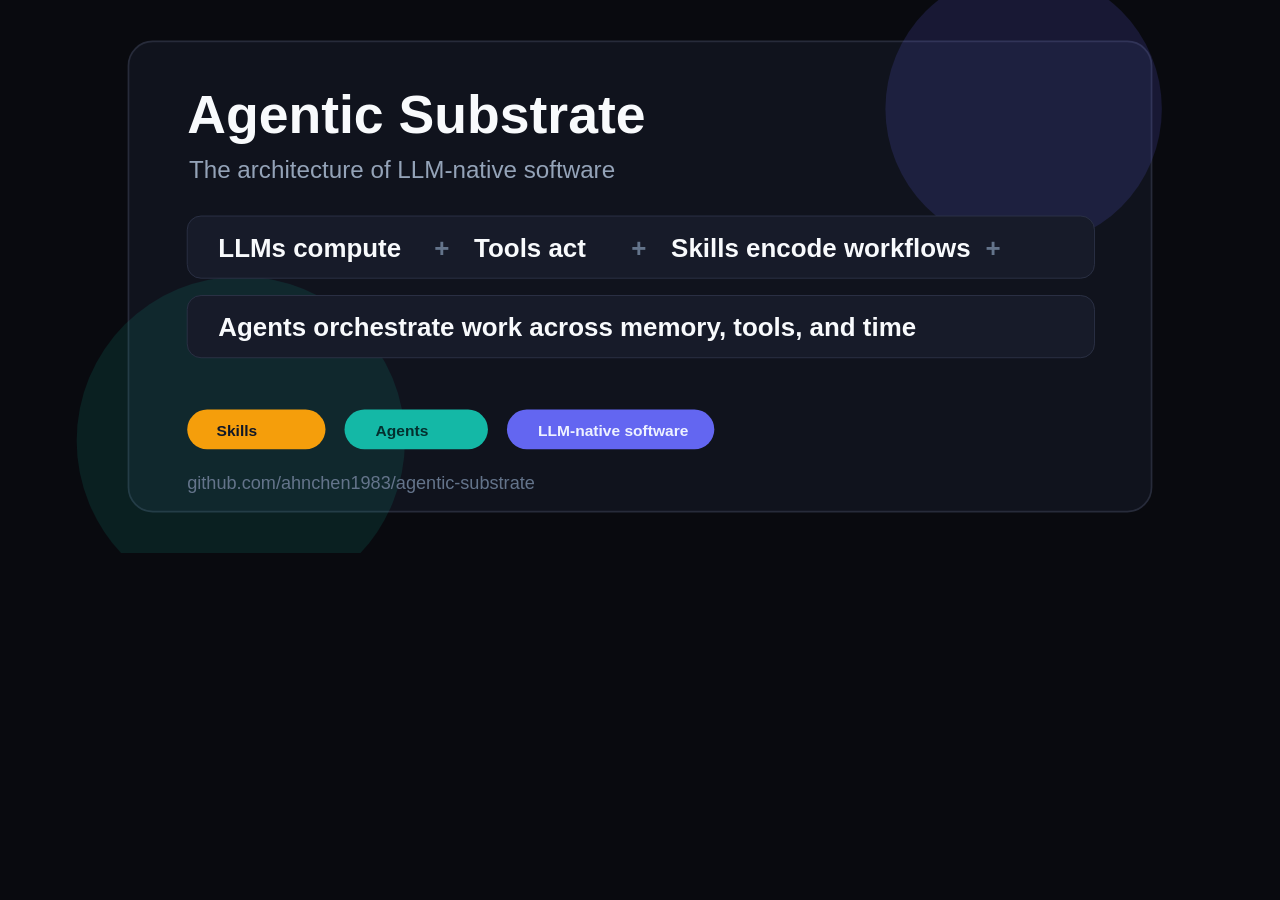
<file: assets/social-preview.html>
<!doctype html>
<html lang="en">
<head>
<meta charset="utf-8">
<meta name="viewport" content="width=device-width, initial-scale=1">
<title>Agentic Substrate Social Preview</title>
<style>
  html, body {
    width: 1280px;
    height: 640px;
    margin: 0;
    overflow: hidden;
    background: #090a0f;
  }
  img {
    display: block;
    width: 1280px;
    height: 553px;
  }
</style>
</head>
<body>
<img src="./social-preview.svg" alt="Agentic Substrate social preview">
</body>
</html>
</file>
<file: assets/course-pages.css>
* { box-sizing: border-box; }
:root {
  --bg: #f7faf8;
  --ink: #14211f;
  --muted: #64736e;
  --line: #d8e4df;
  --panel: #ffffff;
  --soft: #ecf7f3;
  --green: #0f8f73;
  --teal: #1aa38b;
  --amber: #d9911f;
  --blue: #4267d5;
  --rose: #bd4d68;
  --dark: #101b18;
}
html, body { margin: 0; min-height: 100%; overflow-x: hidden; }
body {
  font-family: -apple-system, BlinkMacSystemFont, "Noto Sans TC", "Microsoft JhengHei", "Segoe UI", sans-serif;
  background:
    linear-gradient(135deg, rgba(15,143,115,0.14), rgba(255,255,255,0) 34%),
    radial-gradient(circle at 88% 10%, rgba(66,103,213,0.16), rgba(255,255,255,0) 28%),
    var(--bg);
  color: var(--ink);
  overflow: hidden;
}
a { color: inherit; }
.deck { width: 100vw; height: 100vh; position: relative; }
.slide {
  position: absolute;
  inset: 0;
  display: none;
  padding: 70px clamp(24px, 5vw, 76px) 60px;
  overflow-x: hidden;
  overflow-y: auto;
  overscroll-behavior: contain;
  scroll-padding: 72px 0 88px;
  -webkit-overflow-scrolling: touch;
  touch-action: pan-y;
}
.slide.active { display: flex; animation: enter 0.25s ease; }
@keyframes enter {
  from { opacity: 0; transform: translateY(10px); }
  to { opacity: 1; transform: translateY(0); }
}
.inner { width: min(1180px, 100%); min-width: 0; margin: auto; }
.kicker {
  display: inline-flex;
  align-items: center;
  gap: 10px;
  color: var(--green);
  font-size: 13px;
  font-weight: 800;
  letter-spacing: 0.12em;
  text-transform: uppercase;
  margin-bottom: 14px;
}
.kicker::before {
  content: "";
  width: 30px;
  height: 3px;
  background: currentColor;
  border-radius: 999px;
}
h1, h2, h3, p { margin: 0; }
h1 {
  max-width: 850px;
  font-size: clamp(38px, 6.4vw, 76px);
  line-height: 1.1;
  letter-spacing: 0;
  font-weight: 850;
  overflow-wrap: anywhere;
  word-break: break-word;
}
h2 {
  font-size: clamp(30px, 4.2vw, 52px);
  line-height: 1.18;
  letter-spacing: 0;
  font-weight: 820;
  margin-bottom: 22px;
  overflow-wrap: anywhere;
  word-break: break-word;
}
h3 { font-size: clamp(18px, 2vw, 24px); line-height: 1.35; margin-bottom: 10px; }
p, li { color: var(--muted); font-size: clamp(15px, 1.35vw, 19px); line-height: 1.75; }
.lead { max-width: 780px; color: #31443f; font-size: clamp(18px, 2vw, 23px); }
.meta { display: flex; flex-wrap: wrap; gap: 10px; margin-top: 28px; }
.pill {
  border: 1px solid var(--line);
  border-radius: 999px;
  padding: 9px 14px;
  background: rgba(255,255,255,0.82);
  color: #2c3e39;
  font-size: 14px;
  font-weight: 740;
  text-decoration: none;
}
.grid { display: grid; grid-template-columns: repeat(3, minmax(0, 1fr)); gap: 16px; }
.grid.two { grid-template-columns: repeat(2, minmax(0, 1fr)); }
.panel {
  background: rgba(255,255,255,0.86);
  border: 1px solid var(--line);
  border-radius: 8px;
  padding: 22px;
  box-shadow: 0 1px 0 rgba(255,255,255,0.8) inset;
}
.panel.green { border-top: 4px solid var(--green); }
.panel.amber { border-top: 4px solid var(--amber); }
.panel.blue { border-top: 4px solid var(--blue); }
.panel.rose { border-top: 4px solid var(--rose); }
.clean-list { list-style: none; padding: 0; margin: 0; display: grid; gap: 9px; }
.clean-list li { position: relative; padding-left: 16px; }
.clean-list li::before {
  content: "";
  position: absolute;
  left: 0;
  top: 0.72em;
  width: 6px;
  height: 6px;
  background: var(--teal);
  border-radius: 50%;
}
.table {
  width: 100%;
  border-collapse: collapse;
  overflow: hidden;
  border-radius: 8px;
  background: var(--panel);
  border: 1px solid var(--line);
}
.table th, .table td {
  text-align: left;
  padding: 12px 14px;
  border-bottom: 1px solid var(--line);
  color: #334843;
  font-size: 15px;
  vertical-align: top;
}
.table th { background: var(--soft); color: var(--green); font-weight: 820; }
.table tr:last-child td { border-bottom: 0; }
.run { display: grid; grid-template-columns: 96px 1fr; border: 1px solid var(--line); border-radius: 8px; overflow: hidden; background: var(--panel); }
.run div { padding: 13px 16px; border-bottom: 1px solid var(--line); }
.run div:nth-last-child(-n+2) { border-bottom: 0; }
.time { background: var(--soft); color: var(--green); font-weight: 830; }
.note {
  margin-top: 18px;
  border-left: 4px solid var(--green);
  background: rgba(255,255,255,0.74);
  padding: 14px 16px;
  color: #425650;
  font-size: 15px;
  line-height: 1.7;
}
.diagram {
  width: 100%;
  max-height: 68vh;
  object-fit: contain;
  display: block;
  border: 1px solid var(--line);
  border-radius: 12px;
  background: #fff;
}
.code {
  white-space: pre-wrap;
  background: var(--dark);
  color: #dffaf2;
  border-radius: 8px;
  padding: 18px;
  font-family: ui-monospace, SFMono-Regular, Menlo, Consolas, monospace;
  font-size: 13px;
  line-height: 1.55;
  max-height: 360px;
  overflow: auto;
}
.tabs { display: flex; flex-wrap: wrap; gap: 8px; margin-bottom: 14px; }
.tab, .btn {
  border: 1px solid var(--line);
  border-radius: 8px;
  padding: 10px 14px;
  background: var(--panel);
  color: var(--ink);
  cursor: pointer;
  font-weight: 760;
}
.tab.active, .btn.primary { background: var(--green); border-color: var(--green); color: #fff; }
.form-grid { display: grid; grid-template-columns: repeat(2, minmax(0, 1fr)); gap: 12px; }
.field {
  background: rgba(255,255,255,0.88);
  border: 1px solid var(--line);
  border-radius: 8px;
  padding: 14px;
}
.field label { display: block; font-weight: 800; margin-bottom: 8px; }
textarea, input {
  width: 100%;
  border: 1px solid #cbd9d3;
  border-radius: 8px;
  padding: 10px 12px;
  background: #fbfefd;
  color: var(--ink);
  font: inherit;
  line-height: 1.45;
}
textarea { min-height: 70px; resize: vertical; }
.actions { display: flex; gap: 10px; flex-wrap: wrap; margin-top: 14px; }
.output {
  margin-top: 14px;
  white-space: pre-wrap;
  background: var(--dark);
  color: #dffaf2;
  border-radius: 8px;
  padding: 18px;
  font-family: ui-monospace, SFMono-Regular, Menlo, Consolas, monospace;
  font-size: 13px;
  line-height: 1.6;
  max-height: 260px;
  overflow: auto;
}
.nav {
  position: fixed;
  right: 24px;
  bottom: 22px;
  z-index: 20;
  display: flex;
  gap: 8px;
}
.nav button, .nav a {
  width: 42px;
  height: 42px;
  border: 1px solid var(--line);
  border-radius: 50%;
  background: rgba(255,255,255,0.88);
  color: var(--ink);
  font-size: 18px;
  cursor: pointer;
  display: grid;
  place-items: center;
  text-decoration: none;
}
.counter {
  position: fixed;
  left: 24px;
  bottom: 30px;
  z-index: 20;
  color: var(--muted);
  font-size: 13px;
  letter-spacing: 0.08em;
}
.dots {
  position: fixed;
  top: 50%;
  right: 14px;
  transform: translateY(-50%);
  display: grid;
  gap: 8px;
  z-index: 20;
}
.dot {
  width: 7px;
  height: 7px;
  border: 0;
  border-radius: 50%;
  background: #bdd0ca;
  cursor: pointer;
}
.dot.active { background: var(--green); transform: scale(1.5); }
@media (max-width: 860px) {
  body { overflow: auto; }
  .deck { height: auto; min-height: 100vh; }
  .slide {
    position: relative;
    min-height: 100vh;
    padding: 70px 20px 86px;
    overflow: visible;
  }
  .slide.active { display: block; }
  .slide:not(.active) { display: none; }
  .inner { width: min(100%, 520px); margin: 0 auto; }
  h1 { width: 100%; font-size: 32px; line-height: 1.18; word-break: break-all; }
  h2 { width: 100%; font-size: 30px; line-height: 1.22; word-break: break-all; }
  .grid, .grid.two, .form-grid { grid-template-columns: 1fr; }
  .dots { display: none; }
}
</file>
